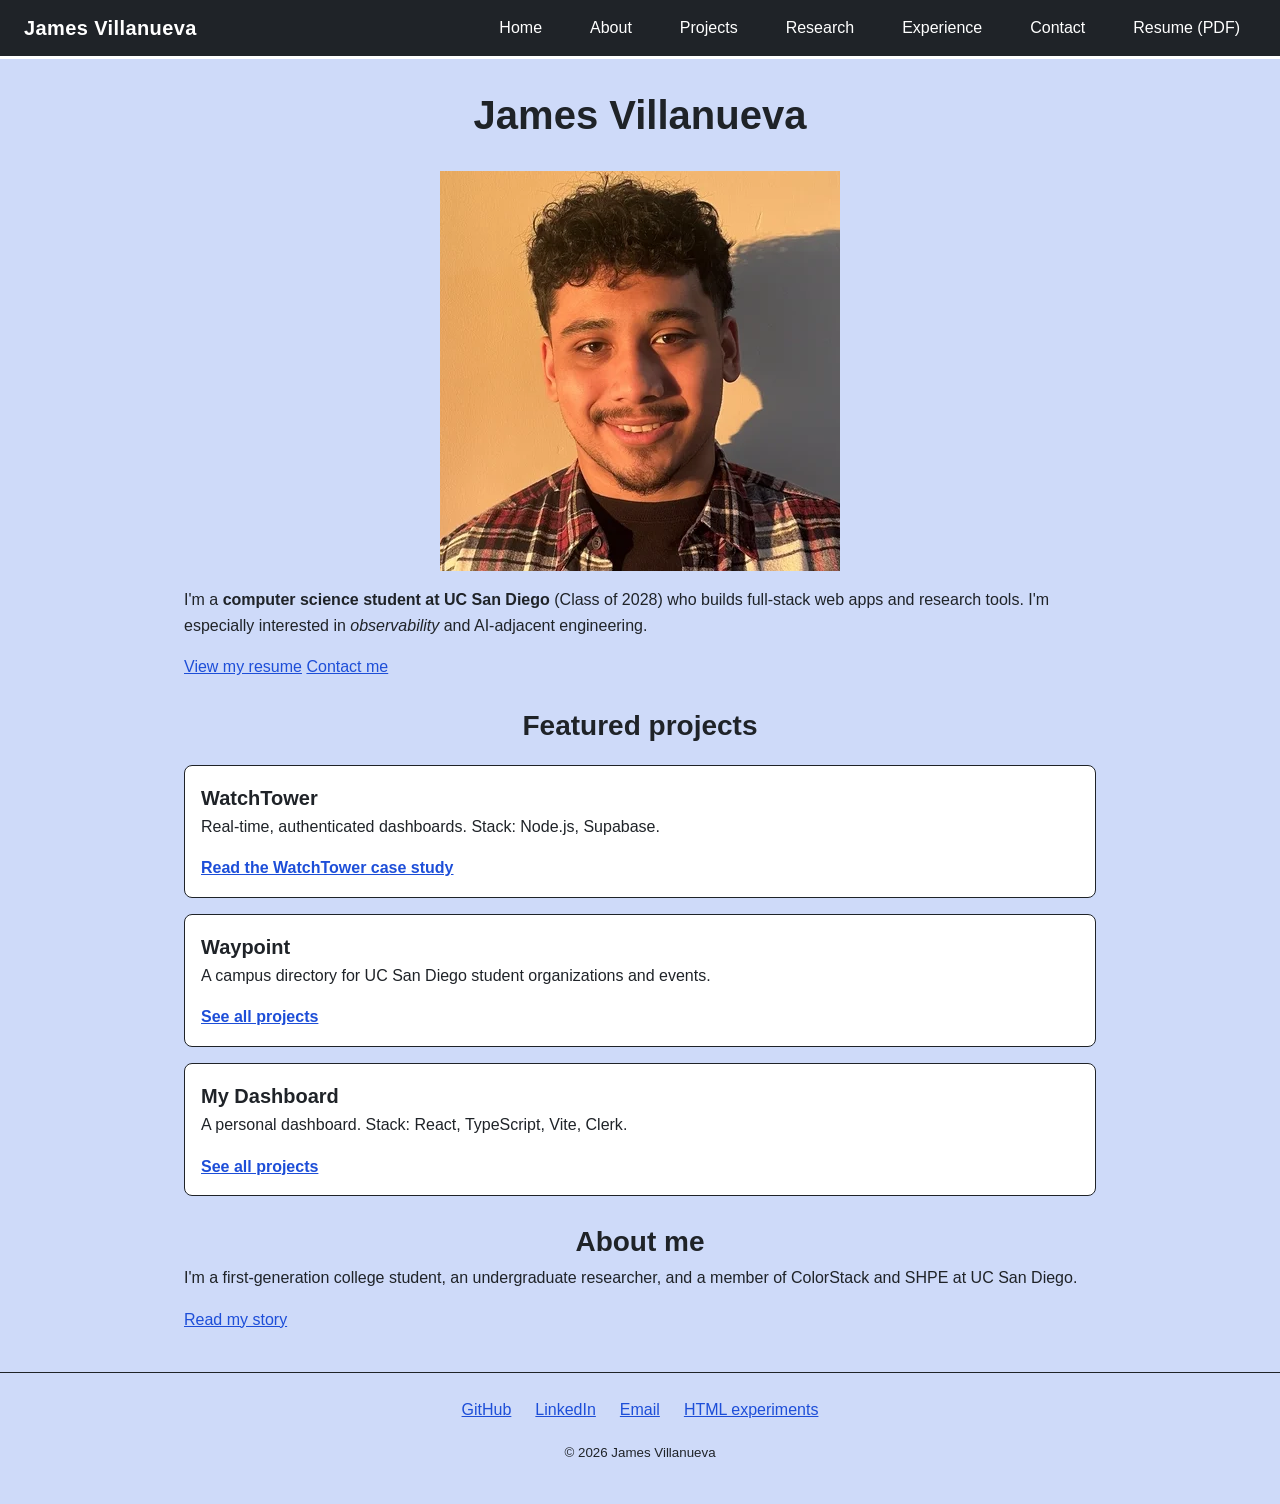
<file: index.html>
<!DOCTYPE html>
<html lang="en">
<head>
  <meta charset="utf-8">
  <meta name="viewport" content="width=device-width, initial-scale=1">
  <meta name="description" content="Portfolio of James Villanueva, computer science student at UC San Diego building full-stack web apps.">
  <meta name="author" content="James Villanueva">
  <title>James Villanueva | Software Engineer</title>
  <link rel="stylesheet" href="styles.css">
  <link rel="icon" href="images/headshot.jpg" type="image/jpeg">
  <script>
    // Custom element #2: logs "Hello World!" to the console when placed on a page.
    // It does not change the DOM.
    class HelloWorld extends HTMLElement {
      connectedCallback() {
        console.log("Hello World!");
      }
    }

    customElements.define("hello-world", HelloWorld);
  </script>
</head>
<body class="block-cards">
  <header>
    <p><a href="index.html">James Villanueva</a></p>
    <nav aria-label="Main">
      <ul>
        <li><a href="index.html" aria-current="page">Home</a></li>
        <li><a href="about.html">About</a></li>
        <li><a href="projects.html">Projects</a></li>
        <li><a href="research.html">Research</a></li>
        <li><a href="experience.html">Experience</a></li>
        <li><a href="contact.html">Contact</a></li>
        <li><a href="resume.pdf">Resume (PDF)</a></li>
      </ul>
    </nav>
  </header>

  <main>
    <section aria-labelledby="intro-heading">
      <h1 id="intro-heading">James Villanueva</h1>
      <picture>
        <source srcset="images/headshot.webp" type="image/webp">
        <img src="images/headshot.jpg" alt="Headshot of James Villanueva">
      </picture>
      <p>I'm a <strong>computer science student at UC San Diego</strong> (Class of 2028) who builds full-stack web apps and research tools. I'm especially interested in <em>observability</em> and AI-adjacent engineering.</p>
      <div>
        <a href="resume.pdf">View my resume</a>
        <a href="contact.html">Contact me</a>
      </div>
    </section>

    <section aria-labelledby="featured-heading">
      <h2 id="featured-heading">Featured projects</h2>
      <project-card>
        <h3>WatchTower</h3>
        <p>Real-time, authenticated dashboards. Stack: <span translate="no">Node.js</span>, <span translate="no">Supabase</span>.</p>
        <a href="projects/watchtower.html">Read the WatchTower case study</a>
      </project-card>
      <project-card>
        <h3>Waypoint</h3>
        <p>A campus directory for UC San Diego student organizations and events.</p>
        <a href="projects.html">See all projects</a>
      </project-card>
      <project-card>
        <h3>My Dashboard</h3>
        <p>A personal dashboard. Stack: <span translate="no">React</span>, <span translate="no">TypeScript</span>, <span translate="no">Vite</span>, <span translate="no">Clerk</span>.</p>
        <a href="projects.html">See all projects</a>
      </project-card>
    </section>

    <section aria-labelledby="about-teaser-heading">
      <h2 id="about-teaser-heading">About me</h2>
      <p>I'm a first-generation college student, an undergraduate researcher, and a member of ColorStack and SHPE at UC San Diego.</p>
      <p><a href="about.html">Read my story</a></p>
    </section>

    <hello-world></hello-world>
    <noscript>
      <p>JavaScript is turned off, so the &lt;hello-world&gt; element on this page can't log its message to the console. Everything else on the site works without it.</p>
    </noscript>
  </main>

  <footer>
    <ul>
      <li><a href="https://github.com/JamesVillanueva-Dev">GitHub</a></li>
      <li><a href="https://www.linkedin.com/in/jamesuvillanueva">LinkedIn</a></li>
      <li><a href="mailto:j8villanueva@ucsd.edu">Email</a></li>
      <li><a href="experiments.html">HTML experiments</a></li>
    </ul>
    <p><small>&copy; 2026 James Villanueva</small></p>
  </footer>
</body>
</html>
</file>
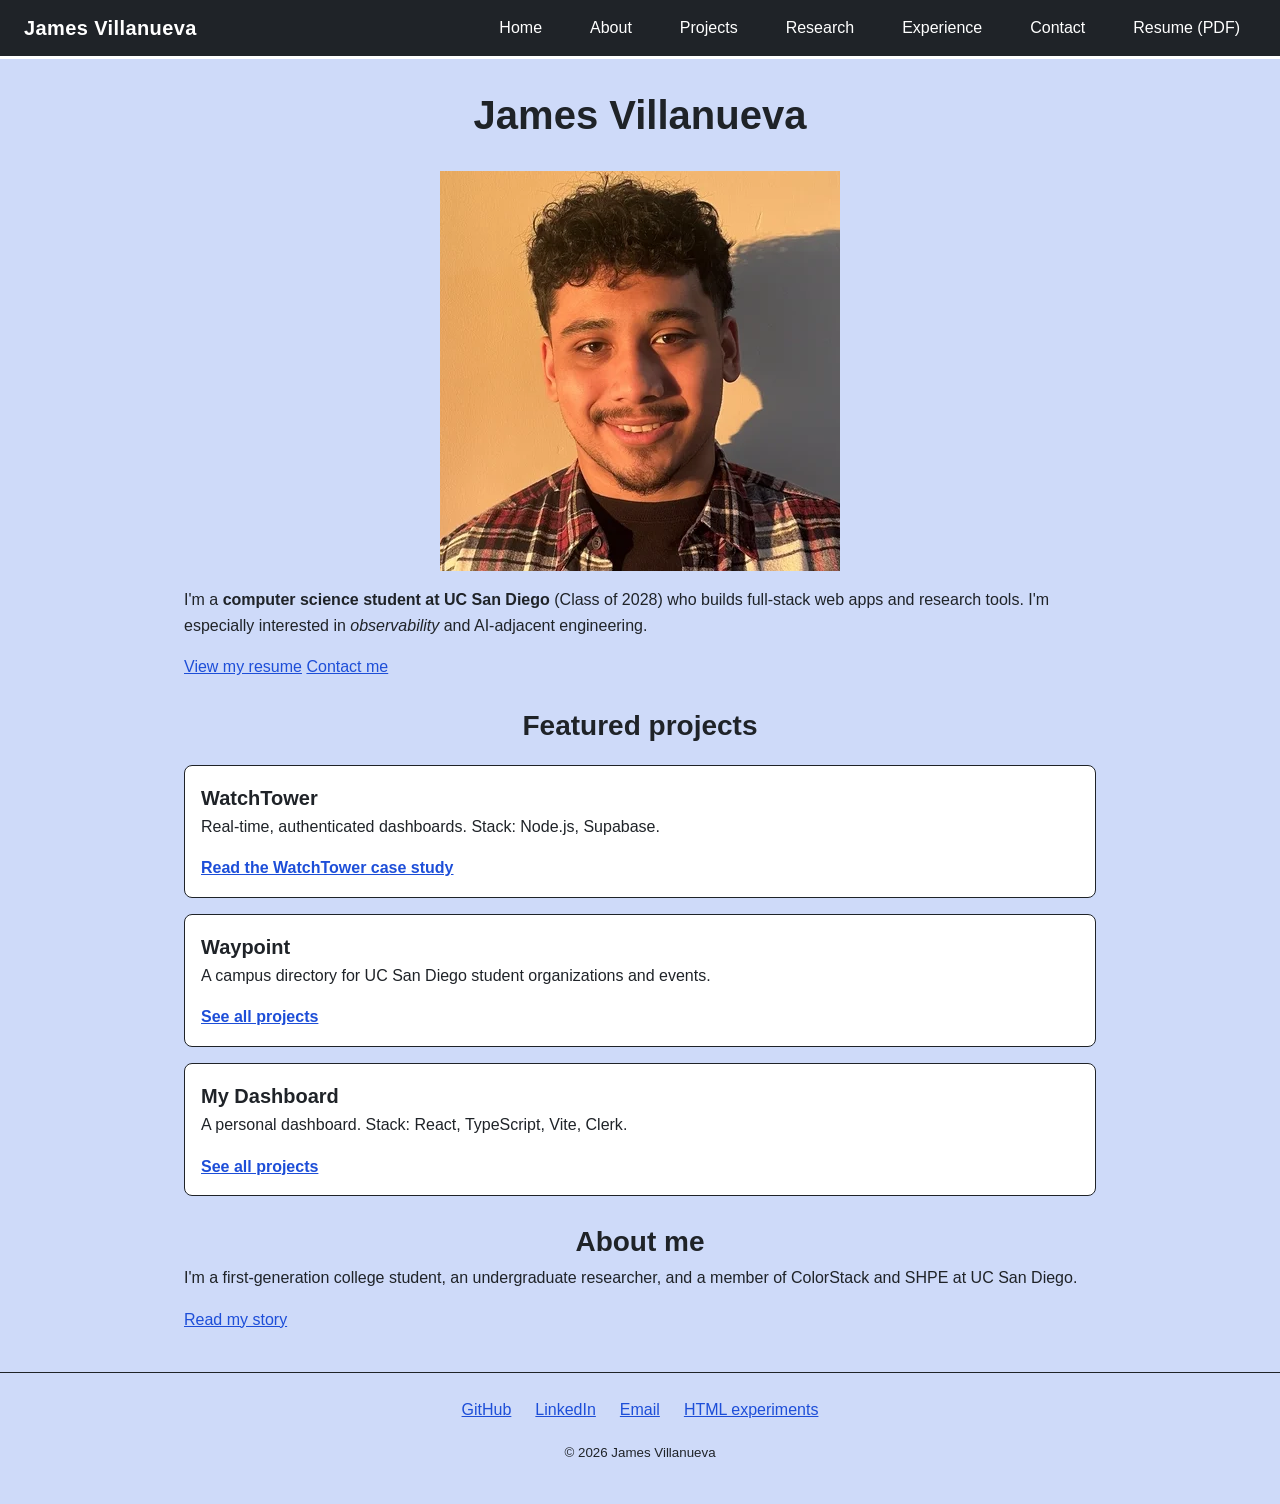
<file: part2/index.html>
<!DOCTYPE html>
<html lang="en">
<head>
  <meta charset="utf-8">
  <meta name="viewport" content="width=device-width, initial-scale=1">
  <meta name="description" content="Portfolio of James Villanueva, computer science student at UC San Diego building full-stack web apps.">
  <meta name="author" content="James Villanueva">
  <title>James Villanueva | Software Engineer</title>
  <link rel="stylesheet" href="styles.css">
  <link rel="icon" href="images/headshot.jpg" type="image/jpeg">
  <style>
    /* Custom element #1: a semantic container for one project summary */
    project-card {
      display: block;
      border: 1px solid;
      padding: 1rem;
      margin-block: 1rem;
    }
  </style>
  <script>
    // Custom element #2: logs "Hello World!" to the console when placed on a page.
    // It does not change the DOM.
    class HelloWorld extends HTMLElement {
      connectedCallback() {
        console.log("Hello World!");
      }
    }

    customElements.define("hello-world", HelloWorld);
  </script>
</head>
<body>
  <header>
    <p><a href="index.html">James Villanueva</a></p>
    <nav aria-label="Main">
      <ul>
        <li><a href="index.html" aria-current="page">Home</a></li>
        <li><a href="about.html">About</a></li>
        <li><a href="projects.html">Projects</a></li>
        <li><a href="research.html">Research</a></li>
        <li><a href="experience.html">Experience</a></li>
        <li><a href="contact.html">Contact</a></li>
        <li><a href="resume.pdf">Resume (PDF)</a></li>
      </ul>
    </nav>
  </header>

  <main>
    <section aria-labelledby="intro-heading">
      <h1 id="intro-heading">James Villanueva</h1>
      <picture>
        <source srcset="images/headshot.webp" type="image/webp">
        <img src="images/headshot.jpg" alt="Headshot of James Villanueva">
      </picture>
      <p>I'm a <strong>computer science student at UC San Diego</strong> (Class of 2028) who builds full-stack web apps and research tools. I'm especially interested in <em>observability</em> and AI-adjacent engineering.</p>
      <div>
        <a href="resume.pdf">View my resume</a>
        <a href="contact.html">Contact me</a>
      </div>
    </section>

    <section aria-labelledby="featured-heading">
      <h2 id="featured-heading">Featured projects</h2>
      <project-card>
        <h3>WatchTower</h3>
        <p>Real-time, authenticated dashboards. Stack: <span translate="no">Node.js</span>, <span translate="no">Supabase</span>.</p>
        <a href="projects/watchtower.html">Read the WatchTower case study</a>
      </project-card>
      <project-card>
        <h3>Waypoint</h3>
        <p>A campus directory for UC San Diego student organizations and events.</p>
        <a href="projects.html">See all projects</a>
      </project-card>
      <project-card>
        <h3>My Dashboard</h3>
        <p>A personal dashboard. Stack: <span translate="no">React</span>, <span translate="no">TypeScript</span>, <span translate="no">Vite</span>, <span translate="no">Clerk</span>.</p>
        <a href="projects.html">See all projects</a>
      </project-card>
    </section>

    <section aria-labelledby="about-teaser-heading">
      <h2 id="about-teaser-heading">About me</h2>
      <p>I'm a first-generation college student, an undergraduate researcher, and a member of ColorStack and SHPE at UC San Diego.</p>
      <p><a href="about.html">Read my story</a></p>
    </section>

    <hello-world></hello-world>
    <noscript>
      <p>JavaScript is turned off, so the &lt;hello-world&gt; element on this page can't log its message to the console. Everything else on the site works without it.</p>
    </noscript>
  </main>

  <footer>
    <ul>
      <li><a href="https://github.com/JamesVillanueva-Dev">GitHub</a></li>
      <li><a href="https://www.linkedin.com/in/jamesuvillanueva">LinkedIn</a></li>
      <li><a href="mailto:j8villanueva@ucsd.edu">Email</a></li>
      <li><a href="experiments.html">HTML experiments</a></li>
    </ul>
    <p><small>&copy; 2026 James Villanueva</small></p>
  </footer>
</body>
</html>
</file>
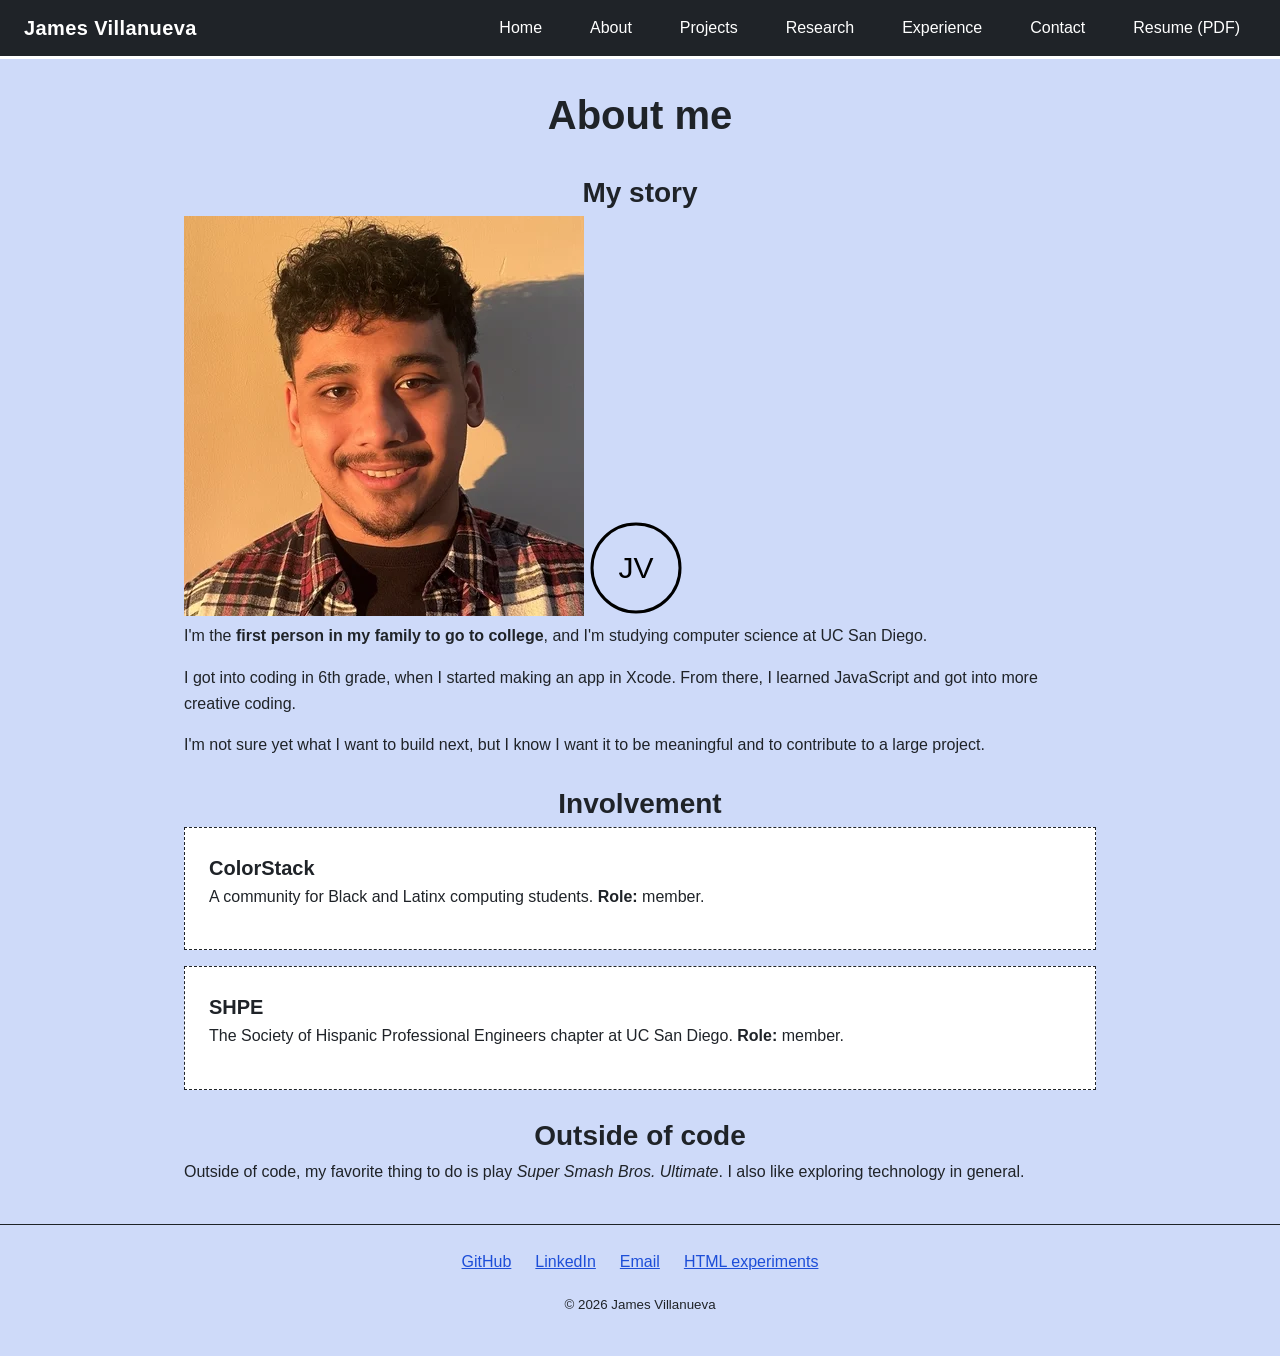
<file: about.html>
<!DOCTYPE html>
<html lang="en">
<head>
  <meta charset="utf-8">
  <meta name="viewport" content="width=device-width, initial-scale=1">
  <meta name="description" content="James Villanueva's story: a first-generation CS student at UC San Diego.">
  <meta name="author" content="James Villanueva">
  <title>About | James Villanueva</title>
  <link rel="stylesheet" href="styles.css">
  <link rel="icon" href="images/headshot.jpg" type="image/jpeg">
</head>
<body class="about-page">
  <header>
    <p><a href="index.html">James Villanueva</a></p>
    <nav aria-label="Main">
      <ul>
        <li><a href="index.html">Home</a></li>
        <li><a href="about.html" aria-current="page">About</a></li>
        <li><a href="projects.html">Projects</a></li>
        <li><a href="research.html">Research</a></li>
        <li><a href="experience.html">Experience</a></li>
        <li><a href="contact.html">Contact</a></li>
        <li><a href="resume.pdf">Resume (PDF)</a></li>
      </ul>
    </nav>
  </header>

  <main>
    <h1>About me</h1>

    <section aria-labelledby="story-heading">
      <h2 id="story-heading">My story</h2>
      <picture>
        <source srcset="images/headshot.webp" type="image/webp">
        <img src="images/headshot.jpg" alt="Headshot of James Villanueva" width="400" height="400">
      </picture>
      <svg width="96" height="96" viewBox="0 0 96 96" role="img" aria-label="JV monogram">
        <circle cx="48" cy="48" r="44" fill="none" stroke="black" stroke-width="3"/>
        <text x="48" y="58" text-anchor="middle" font-size="30" font-family="sans-serif" fill="black">JV</text>
      </svg>
      <p>I'm the <strong>first person in my family to go to college</strong>, and I'm studying computer science at UC San Diego.</p>
      <p>I got into coding in 6th grade, when I started making an app in Xcode. From there, I learned JavaScript and got into more creative coding.</p>
      <p>I'm not sure yet what I want to build next, but I know I want it to be meaningful and to contribute to a large project.</p>
    </section>

    <section aria-labelledby="involvement-heading">
      <h2 id="involvement-heading">Involvement</h2>
      <article>
        <h3>ColorStack</h3>
        <p>A community for Black and Latinx computing students. <b>Role:</b> member.</p>
      </article>
      <article>
        <h3>SHPE</h3>
        <p>The Society of Hispanic Professional Engineers chapter at UC San Diego. <b>Role:</b> member.</p>
      </article>
    </section>

    <section aria-labelledby="outside-heading">
      <h2 id="outside-heading">Outside of code</h2>
      <p>Outside of code, my favorite thing to do is play <i>Super Smash Bros. Ultimate</i>. I also like exploring technology in general.</p>
    </section>
  </main>

  <footer>
    <ul>
      <li><a href="https://github.com/JamesVillanueva-Dev">GitHub</a></li>
      <li><a href="https://www.linkedin.com/in/jamesuvillanueva">LinkedIn</a></li>
      <li><a href="mailto:j8villanueva@ucsd.edu">Email</a></li>
      <li><a href="experiments.html">HTML experiments</a></li>
    </ul>
    <p><small>&copy; 2026 James Villanueva</small></p>
  </footer>
</body>
</html>
</file>
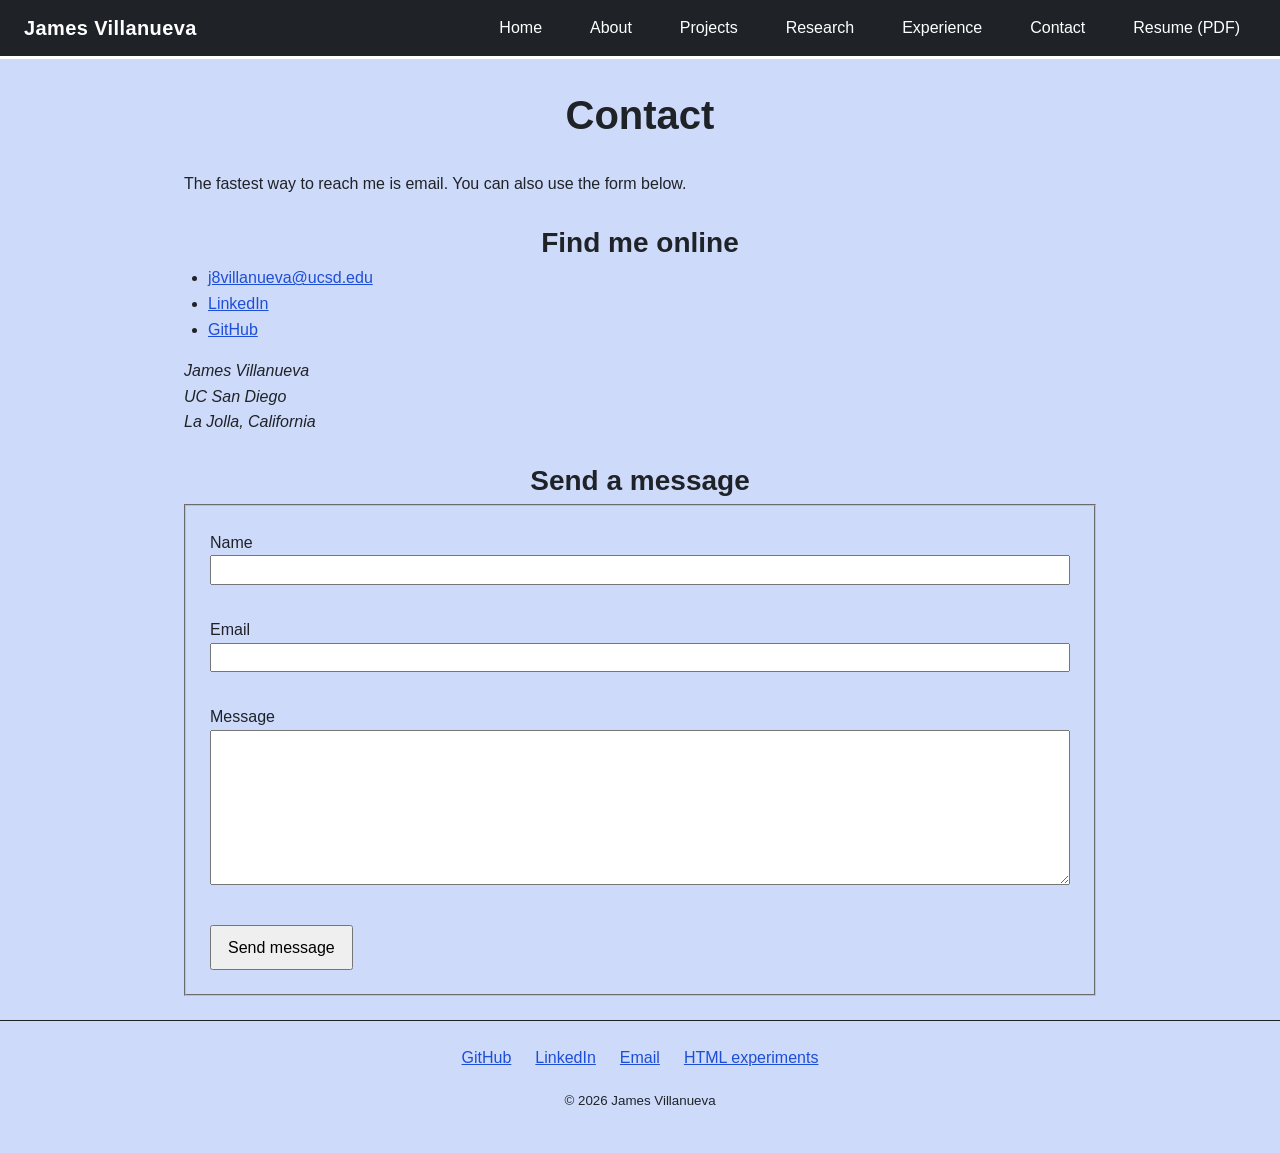
<file: contact.html>
<!DOCTYPE html>
<html lang="en">
<head>
  <meta charset="utf-8">
  <meta name="viewport" content="width=device-width, initial-scale=1">
  <meta name="description" content="Get in touch with James Villanueva.">
  <meta name="author" content="James Villanueva">
  <title>Contact | James Villanueva</title>
  <link rel="stylesheet" href="styles.css">
  <link rel="icon" href="images/headshot.jpg" type="image/jpeg">
</head>
<body>
  <header>
    <p><a href="index.html">James Villanueva</a></p>
    <nav aria-label="Main">
      <ul>
        <li><a href="index.html">Home</a></li>
        <li><a href="about.html">About</a></li>
        <li><a href="projects.html">Projects</a></li>
        <li><a href="research.html">Research</a></li>
        <li><a href="experience.html">Experience</a></li>
        <li><a href="contact.html" aria-current="page">Contact</a></li>
        <li><a href="resume.pdf">Resume (PDF)</a></li>
      </ul>
    </nav>
  </header>

  <main>
    <h1>Contact</h1>
    <p>The fastest way to reach me is email. You can also use the form below.</p>

    <section aria-labelledby="links-heading">
      <h2 id="links-heading">Find me online</h2>
      <ul>
        <li><a href="mailto:j8villanueva@ucsd.edu">j8villanueva@ucsd.edu</a></li>
        <li><a href="https://www.linkedin.com/in/jamesuvillanueva">LinkedIn</a></li>
        <li><a href="https://github.com/JamesVillanueva-Dev">GitHub</a></li>
      </ul>
      <address>
        James Villanueva<br>
        UC San Diego<br>
        La Jolla, California
      </address>
    </section>

    <section aria-labelledby="form-heading">
      <h2 id="form-heading">Send a message</h2>
      <form name="contact" method="post" action="contact.html" data-netlify="true">
        <fieldset>
          <p>
            <label for="name">Name</label>
            <input type="text" id="name" name="name" autocomplete="name" required>
          </p>
          <p>
            <label for="email">Email</label>
            <input type="email" id="email" name="email" autocomplete="email" required>
          </p>
          <p>
            <label for="message">Message</label>
            <textarea id="message" name="message" rows="6" cols="40" required></textarea>
          </p>
          <button type="submit">Send message</button>
        </fieldset>
      </form>

      <dialog id="sent-dialog" aria-labelledby="sent-heading">
        <h3 id="sent-heading">Message sent</h3>
        <p>Thanks for reaching out! I'll reply within a few days.</p>
        <form method="dialog">
          <button>Close</button>
        </form>
      </dialog>
    </section>
  </main>

  <footer>
    <ul>
      <li><a href="https://github.com/JamesVillanueva-Dev">GitHub</a></li>
      <li><a href="https://www.linkedin.com/in/jamesuvillanueva">LinkedIn</a></li>
      <li><a href="mailto:j8villanueva@ucsd.edu">Email</a></li>
      <li><a href="experiments.html">HTML experiments</a></li>
    </ul>
    <p><small>&copy; 2026 James Villanueva</small></p>
  </footer>
</body>
</html>
</file>
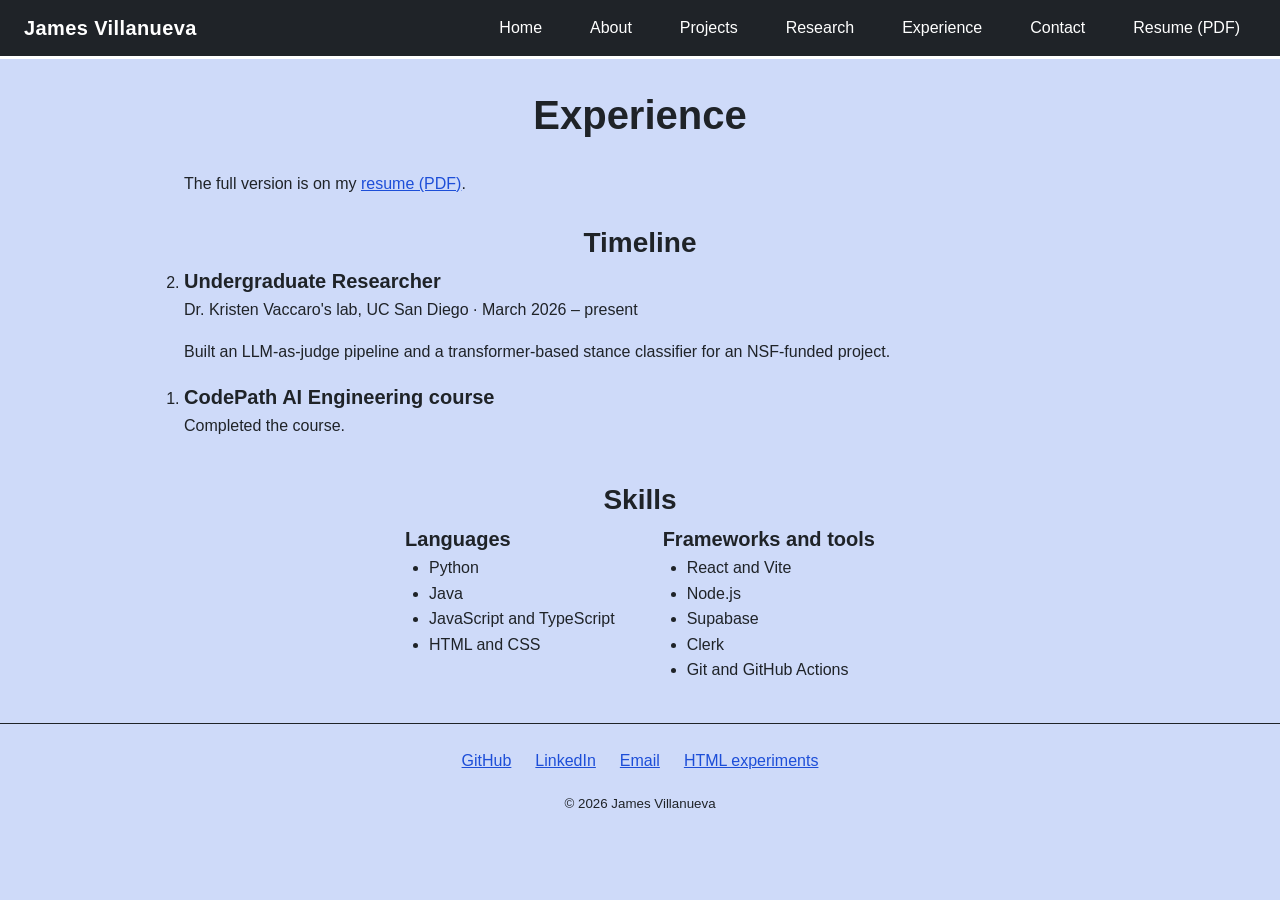
<file: experience.html>
<!DOCTYPE html>
<html lang="en">
<head>
  <meta charset="utf-8">
  <meta name="viewport" content="width=device-width, initial-scale=1">
  <meta name="description" content="Experience and skills of James Villanueva.">
  <meta name="author" content="James Villanueva">
  <title>Experience | James Villanueva</title>
  <link rel="stylesheet" href="styles.css">
  <link rel="icon" href="images/headshot.jpg" type="image/jpeg">
</head>
<body>
  <header>
    <p><a href="index.html">James Villanueva</a></p>
    <nav aria-label="Main">
      <ul>
        <li><a href="index.html">Home</a></li>
        <li><a href="about.html">About</a></li>
        <li><a href="projects.html">Projects</a></li>
        <li><a href="research.html">Research</a></li>
        <li><a href="experience.html" aria-current="page">Experience</a></li>
        <li><a href="contact.html">Contact</a></li>
        <li><a href="resume.pdf">Resume (PDF)</a></li>
      </ul>
    </nav>
  </header>

  <main>
    <h1>Experience</h1>
    <p>The full version is on my <a href="resume.pdf">resume (PDF)</a>.</p>

    <section aria-labelledby="timeline-heading">
      <h2 id="timeline-heading">Timeline</h2>
      <ol reversed>
        <li>
          <h3>Undergraduate Researcher</h3>
          <p>Dr. Kristen Vaccaro's lab, UC San Diego &middot; March 2026 &ndash; present</p>
          <p>Built an LLM-as-judge pipeline and a transformer-based stance classifier for an NSF-funded project.</p>
        </li>
        <li>
          <h3>CodePath AI Engineering course</h3>
          <p>Completed the course.</p>
        </li>
      </ol>
    </section>

    <section aria-labelledby="skills-heading">
      <h2 id="skills-heading">Skills</h2>
      <section aria-labelledby="languages-heading">
        <h3 id="languages-heading">Languages</h3>
        <ul>
          <li>Python</li>
          <li>Java</li>
          <li>JavaScript and TypeScript</li>
          <li>HTML and CSS</li>
        </ul>
      </section>
      <section aria-labelledby="tools-heading">
        <h3 id="tools-heading">Frameworks and tools</h3>
        <ul>
          <li>React and Vite</li>
          <li>Node.js</li>
          <li>Supabase</li>
          <li>Clerk</li>
          <li>Git and GitHub Actions</li>
        </ul>
      </section>
    </section>
  </main>

  <footer>
    <ul>
      <li><a href="https://github.com/JamesVillanueva-Dev">GitHub</a></li>
      <li><a href="https://www.linkedin.com/in/jamesuvillanueva">LinkedIn</a></li>
      <li><a href="mailto:j8villanueva@ucsd.edu">Email</a></li>
      <li><a href="experiments.html">HTML experiments</a></li>
    </ul>
    <p><small>&copy; 2026 James Villanueva</small></p>
  </footer>
</body>
</html>
</file>
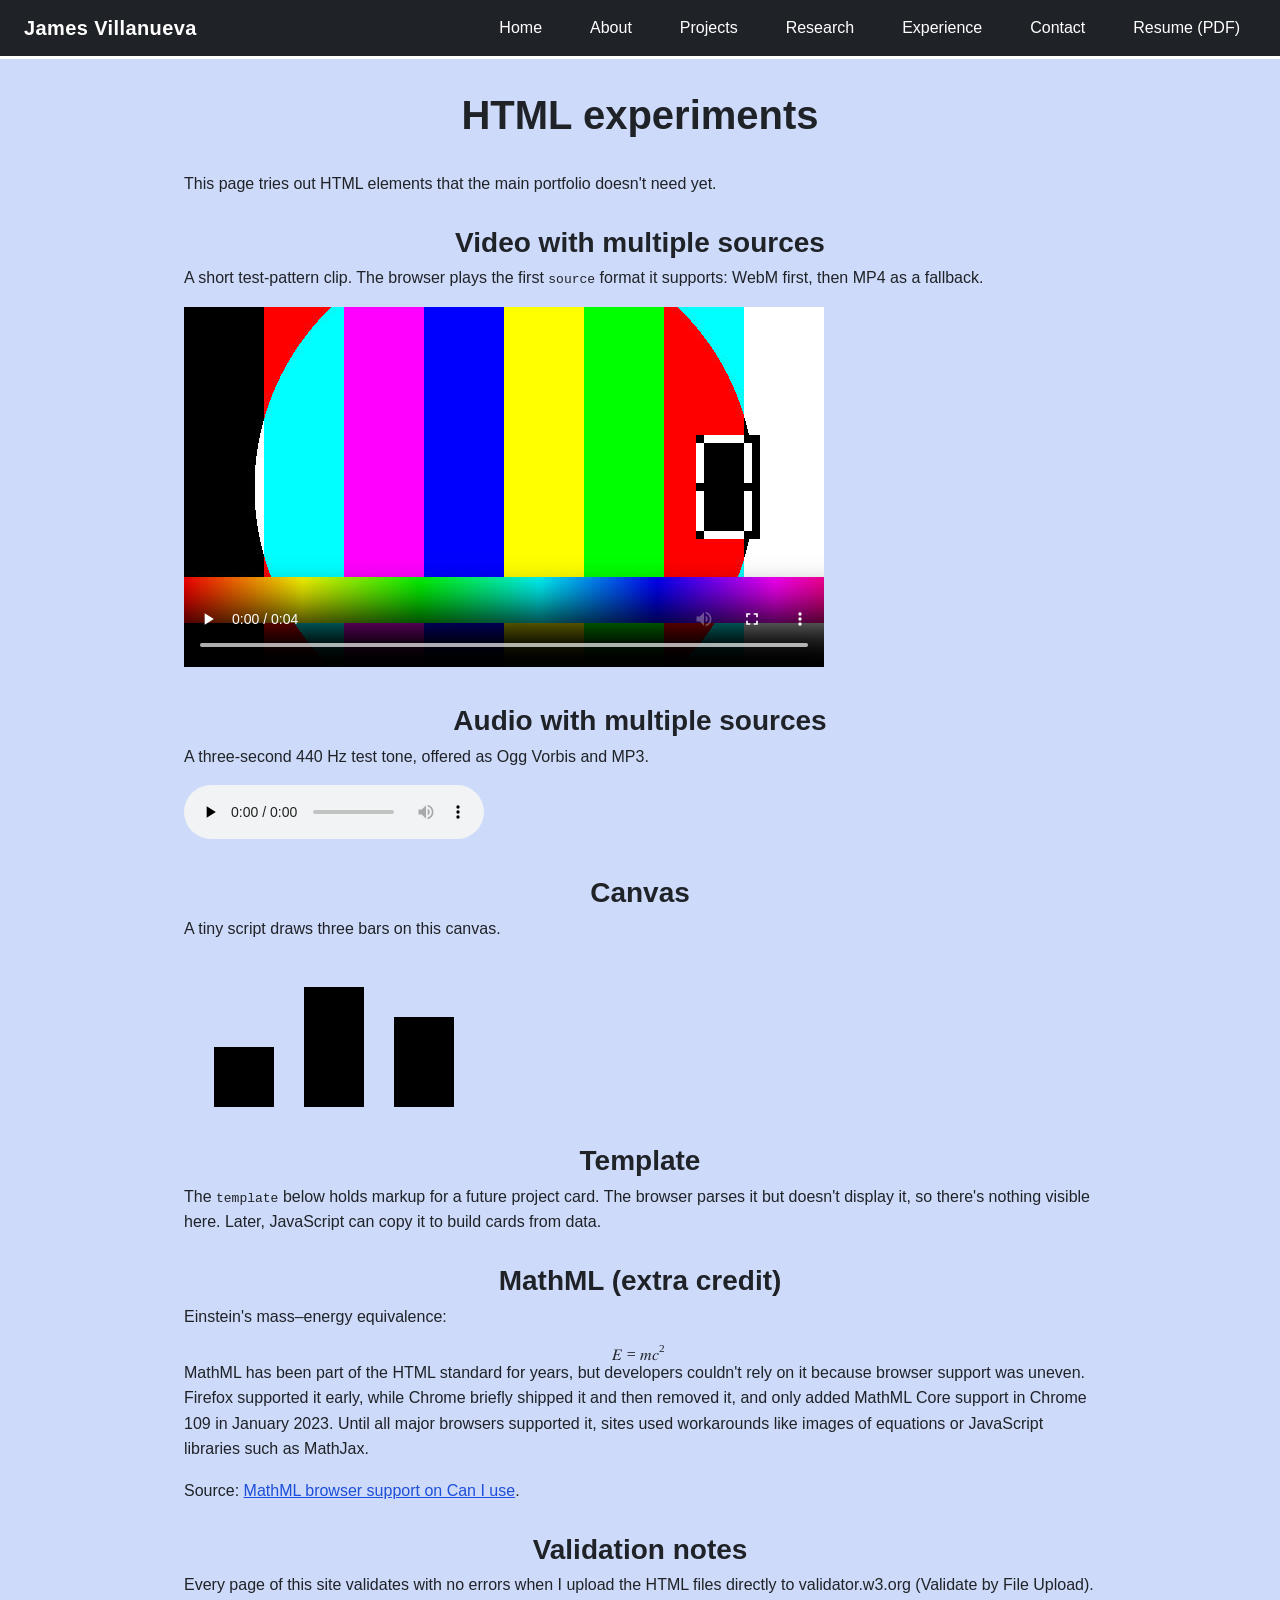
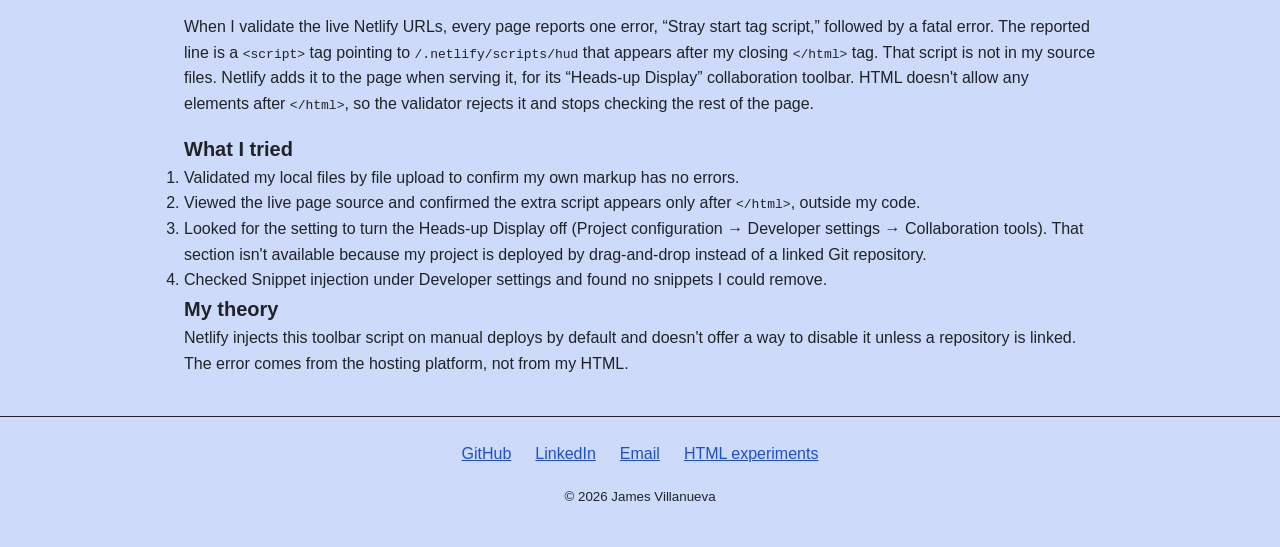
<file: experiments.html>
<!DOCTYPE html>
<html lang="en">
<head>
  <meta charset="utf-8">
  <meta name="viewport" content="width=device-width, initial-scale=1">
  <meta name="description" content="Experiments with the template, audio, video, canvas and source elements, plus MathML.">
  <meta name="author" content="James Villanueva">
  <title>HTML Experiments | James Villanueva</title>
  <link rel="stylesheet" href="styles.css">
  <link rel="icon" href="images/headshot.jpg" type="image/jpeg">
</head>
<body>
  <header>
    <p><a href="index.html">James Villanueva</a></p>
    <nav aria-label="Main">
      <ul>
        <li><a href="index.html">Home</a></li>
        <li><a href="about.html">About</a></li>
        <li><a href="projects.html">Projects</a></li>
        <li><a href="research.html">Research</a></li>
        <li><a href="experience.html">Experience</a></li>
        <li><a href="contact.html">Contact</a></li>
        <li><a href="resume.pdf">Resume (PDF)</a></li>
      </ul>
    </nav>
  </header>

  <main>
    <h1>HTML experiments</h1>
    <p>This page tries out HTML elements that the main portfolio doesn't need yet.</p>

    <section aria-labelledby="video-heading">
      <h2 id="video-heading">Video with multiple sources</h2>
      <p>A short test-pattern clip. The browser plays the first <code>source</code> format it supports: WebM first, then MP4 as a fallback.</p>
      <video controls width="640" height="360" poster="media/poster.jpg" preload="metadata">
        <source src="media/demo.webm" type="video/webm">
        <source src="media/demo.mp4" type="video/mp4">
        <p>Your browser can't play this video. <a href="media/demo.mp4">Download the MP4</a>.</p>
      </video>
    </section>

    <section aria-labelledby="audio-heading">
      <h2 id="audio-heading">Audio with multiple sources</h2>
      <p>A three-second 440&nbsp;Hz test tone, offered as Ogg Vorbis and MP3.</p>
      <audio controls preload="none">
        <source src="media/tone.ogg" type="audio/ogg">
        <source src="media/tone.mp3" type="audio/mpeg">
        <p>Your browser can't play this audio. <a href="media/tone.mp3">Download the MP3</a>.</p>
      </audio>
    </section>

    <section aria-labelledby="canvas-heading">
      <h2 id="canvas-heading">Canvas</h2>
      <p>A tiny script draws three bars on this canvas.</p>
      <canvas id="bar-canvas" width="300" height="150">Three bars of different heights drawn with JavaScript.</canvas>
      <script>
        const canvas = document.getElementById("bar-canvas");
        const ctx = canvas.getContext("2d");
        const heights = [60, 120, 90];
        heights.forEach((h, i) => ctx.fillRect(30 + i * 90, 150 - h, 60, h));
      </script>
    </section>

    <section aria-labelledby="template-heading">
      <h2 id="template-heading">Template</h2>
      <p>The <code>template</code> below holds markup for a future project card. The browser parses it but doesn't display it, so there's nothing visible here. Later, JavaScript can copy it to build cards from data.</p>
      <template id="project-card-template">
        <project-card>
          <h3>Project title</h3>
          <p>One-line project summary.</p>
          <a href="projects.html">Read the case study</a>
        </project-card>
      </template>
    </section>

    <section aria-labelledby="mathml-heading">
      <h2 id="mathml-heading">MathML (extra credit)</h2>
      <p>Einstein's mass&ndash;energy equivalence:</p>
      <math display="block">
        <mi>E</mi>
        <mo>=</mo>
        <mi>m</mi>
        <msup>
          <mi>c</mi>
          <mn>2</mn>
        </msup>
      </math>
      <p>MathML has been part of the HTML standard for years, but developers couldn't rely on it because browser support was uneven. Firefox supported it early, while Chrome briefly shipped it and then removed it, and only added MathML Core support in Chrome 109 in January 2023. Until all major browsers supported it, sites used workarounds like images of equations or JavaScript libraries such as MathJax.</p>
      <p>Source: <a href="https://caniuse.com/mathml">MathML browser support on Can I use</a>.</p>
    </section>

    <section aria-labelledby="validation-heading">
      <h2 id="validation-heading">Validation notes</h2>
      <p>Every page of this site validates with no errors when I upload the HTML files directly to validator.w3.org (Validate by File Upload).</p>
      <p>When I validate the live Netlify URLs, every page reports one error, &ldquo;Stray start tag script,&rdquo; followed by a fatal error. The reported line is a <code>&lt;script&gt;</code> tag pointing to <code>/.netlify/scripts/hud</code> that appears after my closing <code>&lt;/html&gt;</code> tag. That script is not in my source files. Netlify adds it to the page when serving it, for its &ldquo;Heads-up Display&rdquo; collaboration toolbar. HTML doesn't allow any elements after <code>&lt;/html&gt;</code>, so the validator rejects it and stops checking the rest of the page.</p>
      <h3>What I tried</h3>
      <ol>
        <li>Validated my local files by file upload to confirm my own markup has no errors.</li>
        <li>Viewed the live page source and confirmed the extra script appears only after <code>&lt;/html&gt;</code>, outside my code.</li>
        <li>Looked for the setting to turn the Heads-up Display off (Project configuration &rarr; Developer settings &rarr; Collaboration tools). That section isn't available because my project is deployed by drag-and-drop instead of a linked Git repository.</li>
        <li>Checked Snippet injection under Developer settings and found no snippets I could remove.</li>
      </ol>
      <h3>My theory</h3>
      <p>Netlify injects this toolbar script on manual deploys by default and doesn't offer a way to disable it unless a repository is linked. The error comes from the hosting platform, not from my HTML.</p>
    </section>
  </main>

  <footer>
    <ul>
      <li><a href="https://github.com/JamesVillanueva-Dev">GitHub</a></li>
      <li><a href="https://www.linkedin.com/in/jamesuvillanueva">LinkedIn</a></li>
      <li><a href="mailto:j8villanueva@ucsd.edu">Email</a></li>
      <li><a href="experiments.html" aria-current="page">HTML experiments</a></li>
    </ul>
    <p><small>&copy; 2026 James Villanueva</small></p>
  </footer>
</body>
</html>
</file>
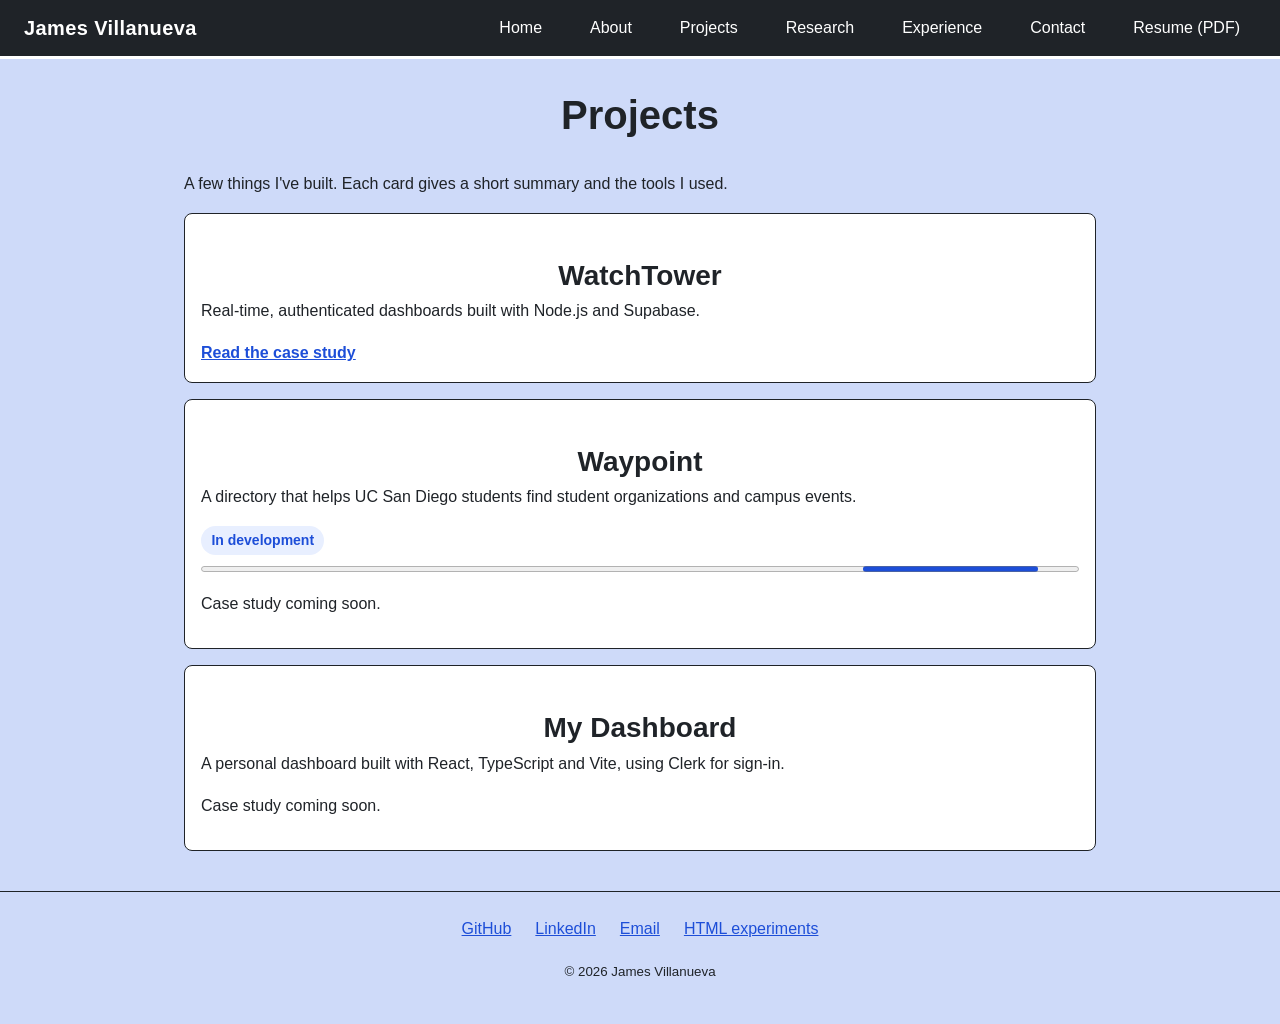
<file: projects.html>
<!DOCTYPE html>
<html lang="en">
<head>
  <meta charset="utf-8">
  <meta name="viewport" content="width=device-width, initial-scale=1">
  <meta name="description" content="Software projects by James Villanueva: full-stack web apps and developer tools.">
  <meta name="author" content="James Villanueva">
  <title>Projects | James Villanueva</title>
  <link rel="stylesheet" href="styles.css">
  <link rel="icon" href="images/headshot.jpg" type="image/jpeg">
</head>
<body class="block-cards">
  <header>
    <p><a href="index.html">James Villanueva</a></p>
    <nav aria-label="Main">
      <ul>
        <li><a href="index.html">Home</a></li>
        <li><a href="about.html">About</a></li>
        <li><a href="projects.html" aria-current="page">Projects</a></li>
        <li><a href="research.html">Research</a></li>
        <li><a href="experience.html">Experience</a></li>
        <li><a href="contact.html">Contact</a></li>
        <li><a href="resume.pdf">Resume (PDF)</a></li>
      </ul>
    </nav>
  </header>

  <main>
    <h1>Projects</h1>
    <p>A few things I've built. Each card gives a short summary and the tools I used.</p>

    <project-card>
      <h2>WatchTower</h2>
      <p>Real-time, authenticated dashboards built with <span translate="no">Node.js</span> and <span translate="no">Supabase</span>.</p>
      <a href="projects/watchtower.html">Read the case study</a>
    </project-card>

    <project-card>
      <h2>Waypoint</h2>
      <p>A directory that helps UC San Diego students find student organizations and campus events.</p>
      <div class="project-progress">
        <label for="waypoint-progress">In development</label>
        <progress id="waypoint-progress" aria-label="Waypoint development progress">In development</progress>
      </div>
      <p>Case study coming soon.</p>
    </project-card>

    <project-card>
      <h2>My Dashboard</h2>
      <p>A personal dashboard built with <span translate="no">React</span>, <span translate="no">TypeScript</span> and <span translate="no">Vite</span>, using <span translate="no">Clerk</span> for sign-in.</p>
      <p>Case study coming soon.</p>
    </project-card>
  </main>

  <footer>
    <ul>
      <li><a href="https://github.com/JamesVillanueva-Dev">GitHub</a></li>
      <li><a href="https://www.linkedin.com/in/jamesuvillanueva">LinkedIn</a></li>
      <li><a href="mailto:j8villanueva@ucsd.edu">Email</a></li>
      <li><a href="experiments.html">HTML experiments</a></li>
    </ul>
    <p><small>&copy; 2026 James Villanueva</small></p>
  </footer>
</body>
</html>
</file>
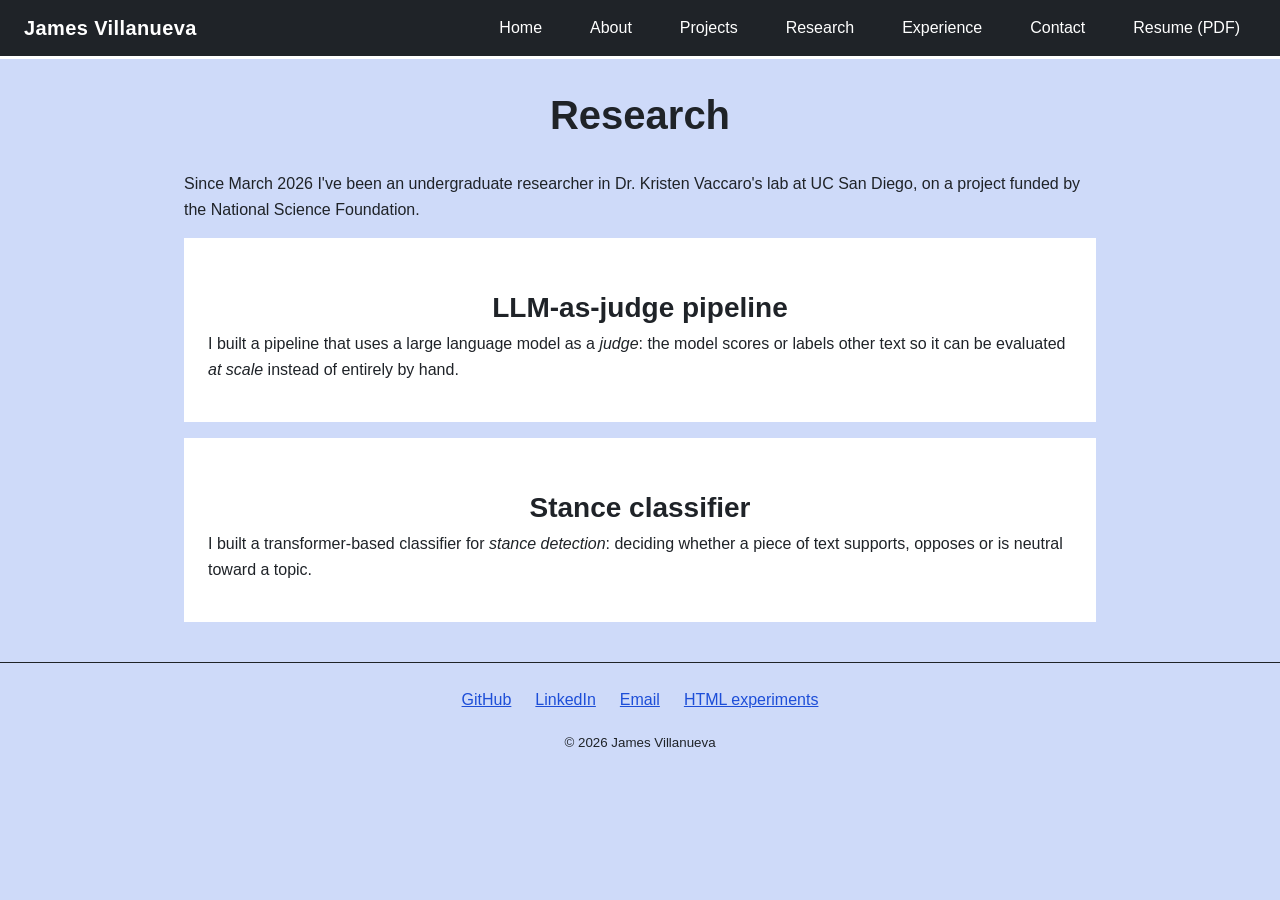
<file: research.html>
<!DOCTYPE html>
<html lang="en">
<head>
  <meta charset="utf-8">
  <meta name="viewport" content="width=device-width, initial-scale=1">
  <meta name="description" content="James Villanueva's undergraduate research at UC San Diego: LLM-as-judge pipelines and stance classification.">
  <meta name="author" content="James Villanueva">
  <title>Research | James Villanueva</title>
  <link rel="stylesheet" href="styles.css">
  <link rel="icon" href="images/headshot.jpg" type="image/jpeg">
</head>
<body>
  <header>
    <p><a href="index.html">James Villanueva</a></p>
    <nav aria-label="Main">
      <ul>
        <li><a href="index.html">Home</a></li>
        <li><a href="about.html">About</a></li>
        <li><a href="projects.html">Projects</a></li>
        <li><a href="research.html" aria-current="page">Research</a></li>
        <li><a href="experience.html">Experience</a></li>
        <li><a href="contact.html">Contact</a></li>
        <li><a href="resume.pdf">Resume (PDF)</a></li>
      </ul>
    </nav>
  </header>

  <main>
    <h1>Research</h1>
    <p>Since March 2026 I've been an undergraduate researcher in Dr. Kristen Vaccaro's lab at UC San Diego, on a project funded by the National Science Foundation.</p>

    <article>
      <h2>LLM-as-judge pipeline</h2>
      <p>I built a pipeline that uses a large language model as a <i>judge</i>: the model scores or labels other text so it can be evaluated <em>at scale</em> instead of entirely by hand.</p>
    </article>

    <article>
      <h2>Stance classifier</h2>
      <p>I built a transformer-based classifier for <i>stance detection</i>: deciding whether a piece of text supports, opposes or is neutral toward a topic.</p>
    </article>
  </main>

  <footer>
    <ul>
      <li><a href="https://github.com/JamesVillanueva-Dev">GitHub</a></li>
      <li><a href="https://www.linkedin.com/in/jamesuvillanueva">LinkedIn</a></li>
      <li><a href="mailto:j8villanueva@ucsd.edu">Email</a></li>
      <li><a href="experiments.html">HTML experiments</a></li>
    </ul>
    <p><small>&copy; 2026 James Villanueva</small></p>
  </footer>
</body>
</html>
</file>
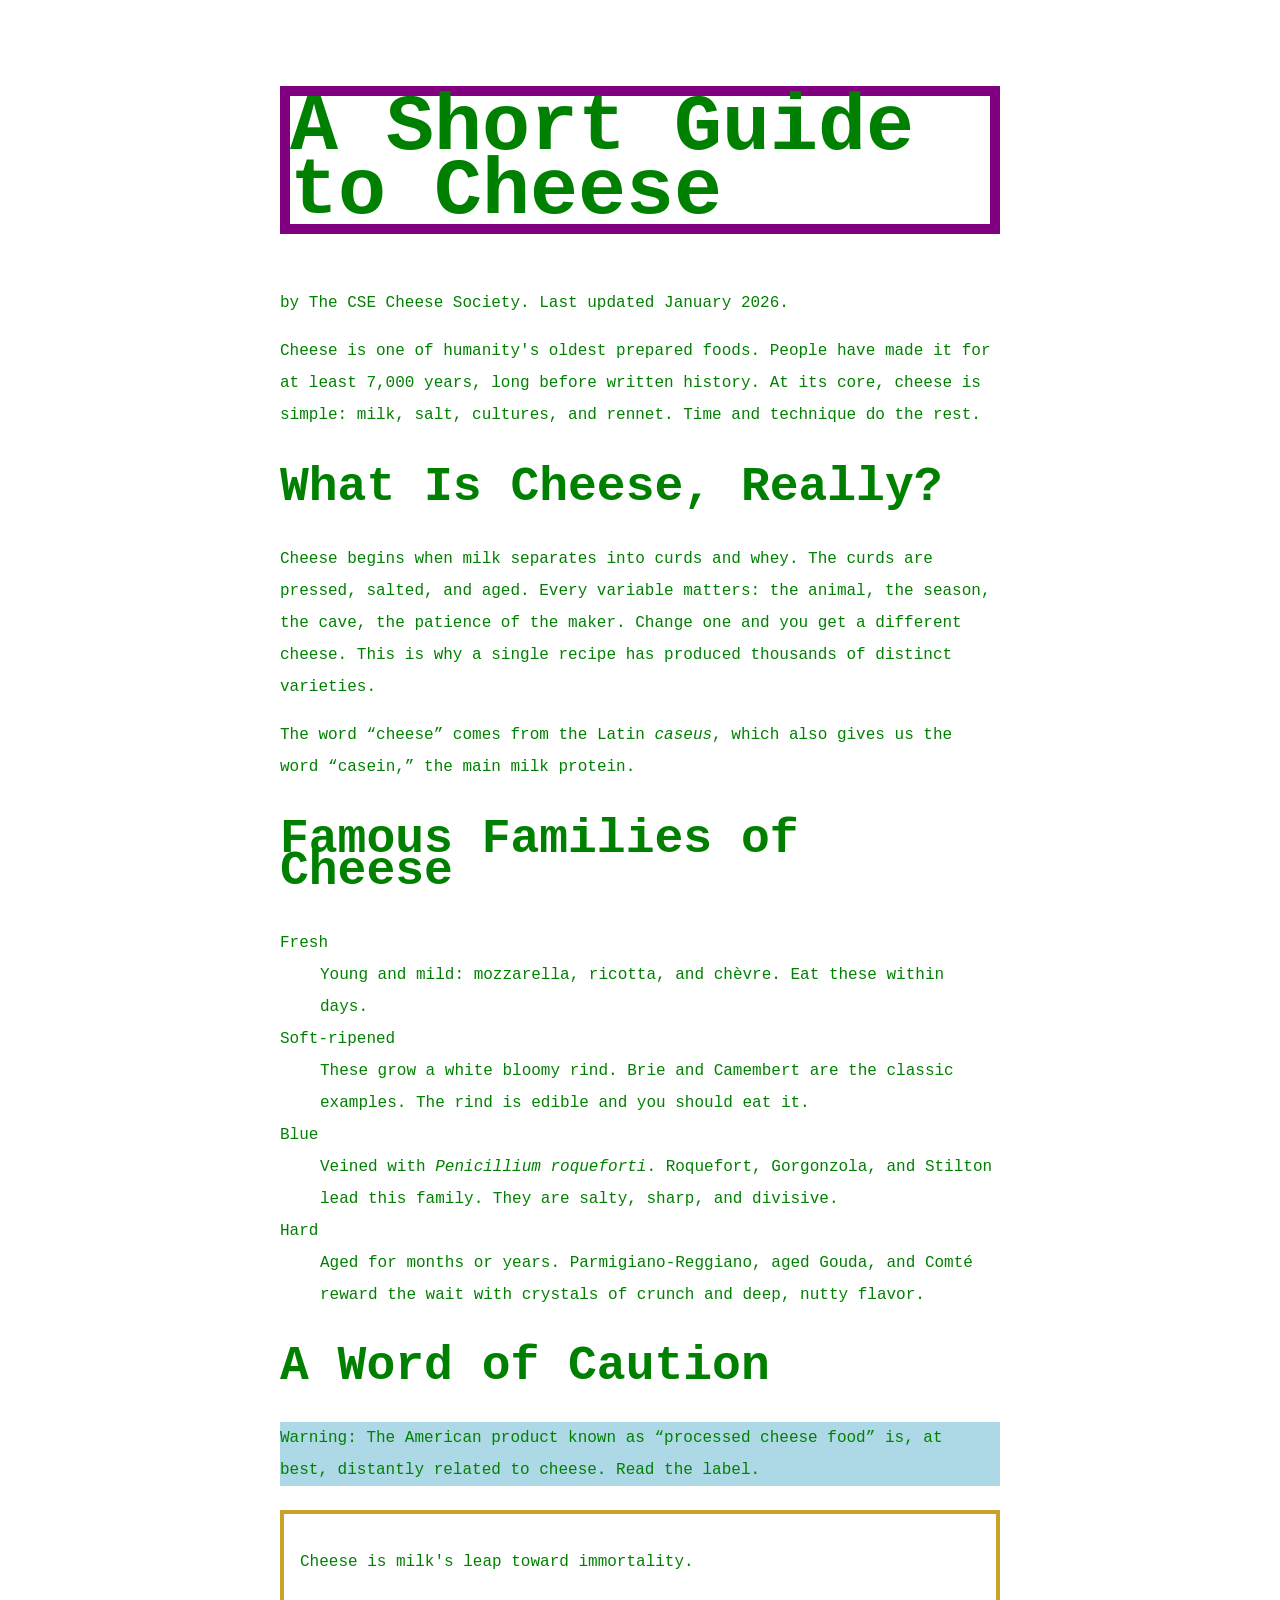
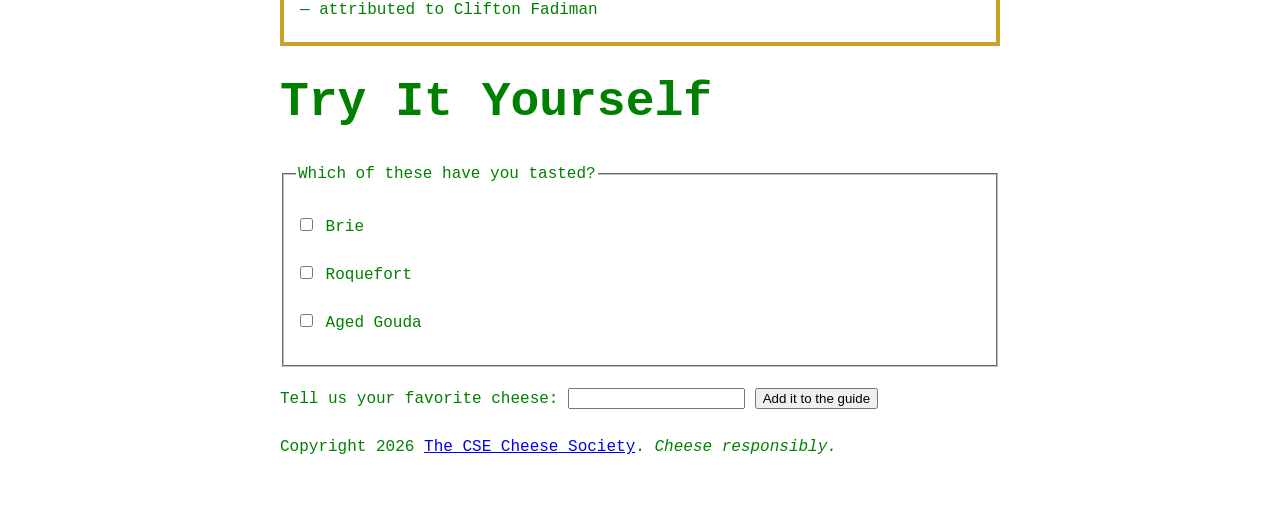
<file: part1/cheese.html>
<!DOCTYPE html>
<html lang="en">
<head>
  <meta charset="UTF-8">
  <meta name="viewport" content="width=device-width, initial-scale=1">
  <link rel="stylesheet" href="cheese.css">
  <title>A Short Guide to Cheese</title>
</head>
<body>
  <header>
    <h1>A Short Guide to Cheese</h1>
    <p>by The CSE Cheese Society. Last updated <time datetime="2026-01">January 2026</time>.</p>
  </header>

  <main>
    <article>
      <p>Cheese is one of humanity's oldest prepared foods. People have made
      it for at least 7,000 years, long before written history. At its core,
      cheese is simple: milk, salt, cultures, and rennet. Time and technique
      do the rest.</p>

      <section>
        <h2>What Is Cheese, Really?</h2>
        <p>Cheese begins when milk separates into curds and whey. The curds
        are pressed, salted, and aged. Every variable matters: the animal,
        the season, the cave, the patience of the maker. Change one and you
        get a different cheese. This is why a single recipe has produced
        thousands of distinct varieties.</p>
        <p>The word <q>cheese</q> comes from the Latin
        <span class="latin" lang="la">caseus</span>, which also gives us the word
        <q>casein,</q> the main milk protein.</p>
      </section>

      <section>
        <h2>Famous Families of Cheese</h2>

        <dl>
          <dt>Fresh</dt>
          <dd>Young and mild: mozzarella, ricotta, and
          <span lang="fr">chèvre</span>. Eat these within days.</dd>

          <dt>Soft-ripened</dt>
          <dd>These grow a white bloomy rind. Brie and Camembert are the
          classic examples. The rind is edible and you should eat it.</dd>

          <dt>Blue</dt>
          <dd>Veined with <span class="latin" lang="la">Penicillium
          roqueforti</span>. Roquefort, Gorgonzola, and Stilton lead this
          family. They are salty, sharp, and divisive.</dd>

          <dt>Hard</dt>
          <dd>Aged for months or years. Parmigiano-Reggiano, aged Gouda,
          and <span lang="fr">Comté</span> reward the wait with crystals
          of crunch and deep, nutty flavor.</dd>
        </dl>
      </section>

      <section>
        <h2>A Word of Caution</h2>
        <p id="warning">Warning: The American product known as
        <q>processed cheese food</q> is, at best, distantly related to
        cheese. Read the label.</p>

        <blockquote>
          <p>Cheese is milk's leap toward immortality.</p>
          <footer>— attributed to Clifton Fadiman</footer>
        </blockquote>
      </section>

      <section>
        <h2>Try It Yourself</h2>
        <form>
          <fieldset>
            <legend>Which of these have you tasted?</legend>
            <p><input type="checkbox" id="c-brie" name="tasted" value="brie">
               <label for="c-brie">Brie</label></p>
            <p><input type="checkbox" id="c-roquefort" name="tasted" value="roquefort">
               <label for="c-roquefort">Roquefort</label></p>
            <p><input type="checkbox" id="c-gouda" name="tasted" value="gouda">
               <label for="c-gouda">Aged Gouda</label></p>
          </fieldset>
          <p>
            <label for="fav">Tell us your favorite cheese:</label>
            <input type="text" id="fav" name="favorite">
            <button type="submit">Add it to the guide</button>
          </p>
        </form>
      </section>
    </article>
  </main>
  <footer>
    <p>Copyright 2026 <a href="https://example.com/cheese-society">The CSE
    Cheese Society</a>. <em>Cheese responsibly.</em></p>
  </footer>
</body>
</html>
</file>
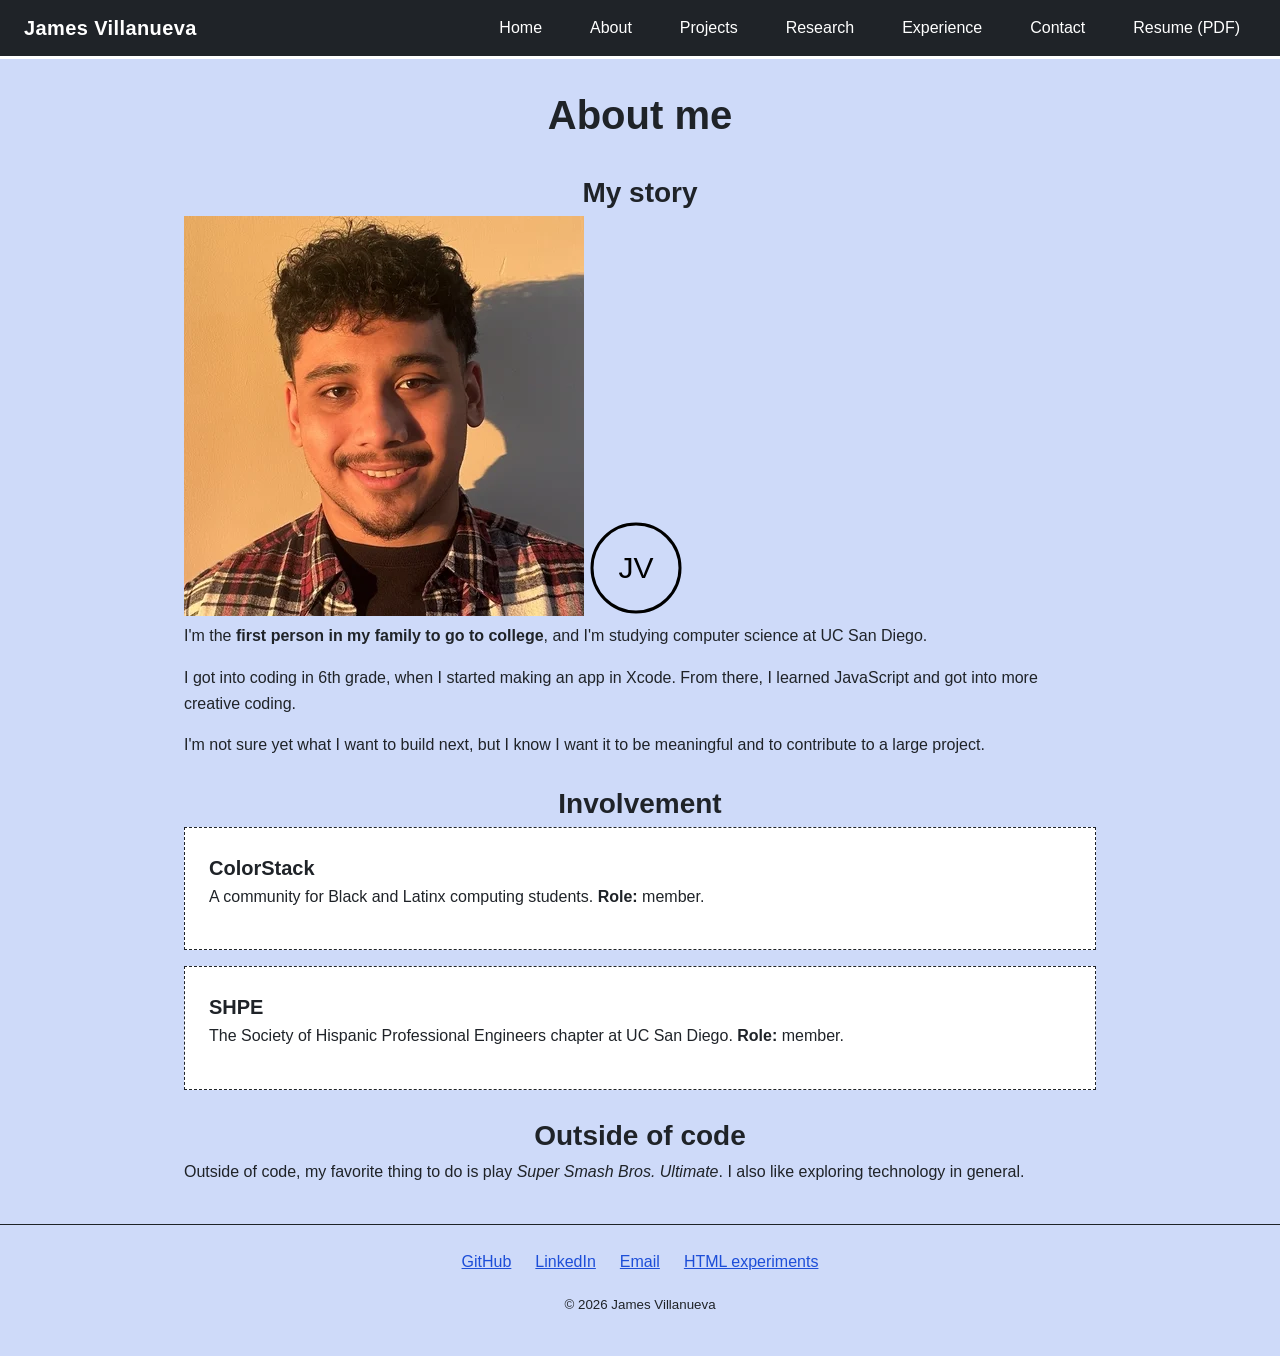
<file: part2/about.html>
<!DOCTYPE html>
<html lang="en">
<head>
  <meta charset="utf-8">
  <meta name="viewport" content="width=device-width, initial-scale=1">
  <meta name="description" content="James Villanueva's story: a first-generation CS student at UC San Diego.">
  <meta name="author" content="James Villanueva">
  <title>About | James Villanueva</title>
  <link rel="stylesheet" href="styles.css">
  <link rel="icon" href="images/headshot.jpg" type="image/jpeg">
  <style>
    article { border: 1px dashed; }
  </style>
</head>
<body>
  <header>
    <p><a href="index.html">James Villanueva</a></p>
    <nav aria-label="Main">
      <ul>
        <li><a href="index.html">Home</a></li>
        <li><a href="about.html" aria-current="page">About</a></li>
        <li><a href="projects.html">Projects</a></li>
        <li><a href="research.html">Research</a></li>
        <li><a href="experience.html">Experience</a></li>
        <li><a href="contact.html">Contact</a></li>
        <li><a href="resume.pdf">Resume (PDF)</a></li>
      </ul>
    </nav>
  </header>

  <main>
    <h1>About me</h1>

    <section aria-labelledby="story-heading">
      <h2 id="story-heading">My story</h2>
      <picture>
        <source srcset="images/headshot.webp" type="image/webp">
        <img src="images/headshot.jpg" alt="Headshot of James Villanueva" width="400" height="400">
      </picture>
      <svg width="96" height="96" viewBox="0 0 96 96" role="img" aria-label="JV monogram">
        <circle cx="48" cy="48" r="44" fill="none" stroke="black" stroke-width="3"/>
        <text x="48" y="58" text-anchor="middle" font-size="30" font-family="sans-serif" fill="black">JV</text>
      </svg>
      <p>I'm the <strong>first person in my family to go to college</strong>, and I'm studying computer science at UC San Diego.</p>
      <p>I got into coding in 6th grade, when I started making an app in Xcode. From there, I learned JavaScript and got into more creative coding.</p>
      <p>I'm not sure yet what I want to build next, but I know I want it to be meaningful and to contribute to a large project.</p>
    </section>

    <section aria-labelledby="involvement-heading">
      <h2 id="involvement-heading">Involvement</h2>
      <article>
        <h3>ColorStack</h3>
        <p>A community for Black and Latinx computing students. <b>Role:</b> member.</p>
      </article>
      <article>
        <h3>SHPE</h3>
        <p>The Society of Hispanic Professional Engineers chapter at UC San Diego. <b>Role:</b> member.</p>
      </article>
    </section>

    <section aria-labelledby="outside-heading">
      <h2 id="outside-heading">Outside of code</h2>
      <p>Outside of code, my favorite thing to do is play <i>Super Smash Bros. Ultimate</i>. I also like exploring technology in general.</p>
    </section>
  </main>

  <footer>
    <ul>
      <li><a href="https://github.com/JamesVillanueva-Dev">GitHub</a></li>
      <li><a href="https://www.linkedin.com/in/jamesuvillanueva">LinkedIn</a></li>
      <li><a href="mailto:j8villanueva@ucsd.edu">Email</a></li>
      <li><a href="experiments.html">HTML experiments</a></li>
    </ul>
    <p><small>&copy; 2026 James Villanueva</small></p>
  </footer>
</body>
</html>
</file>
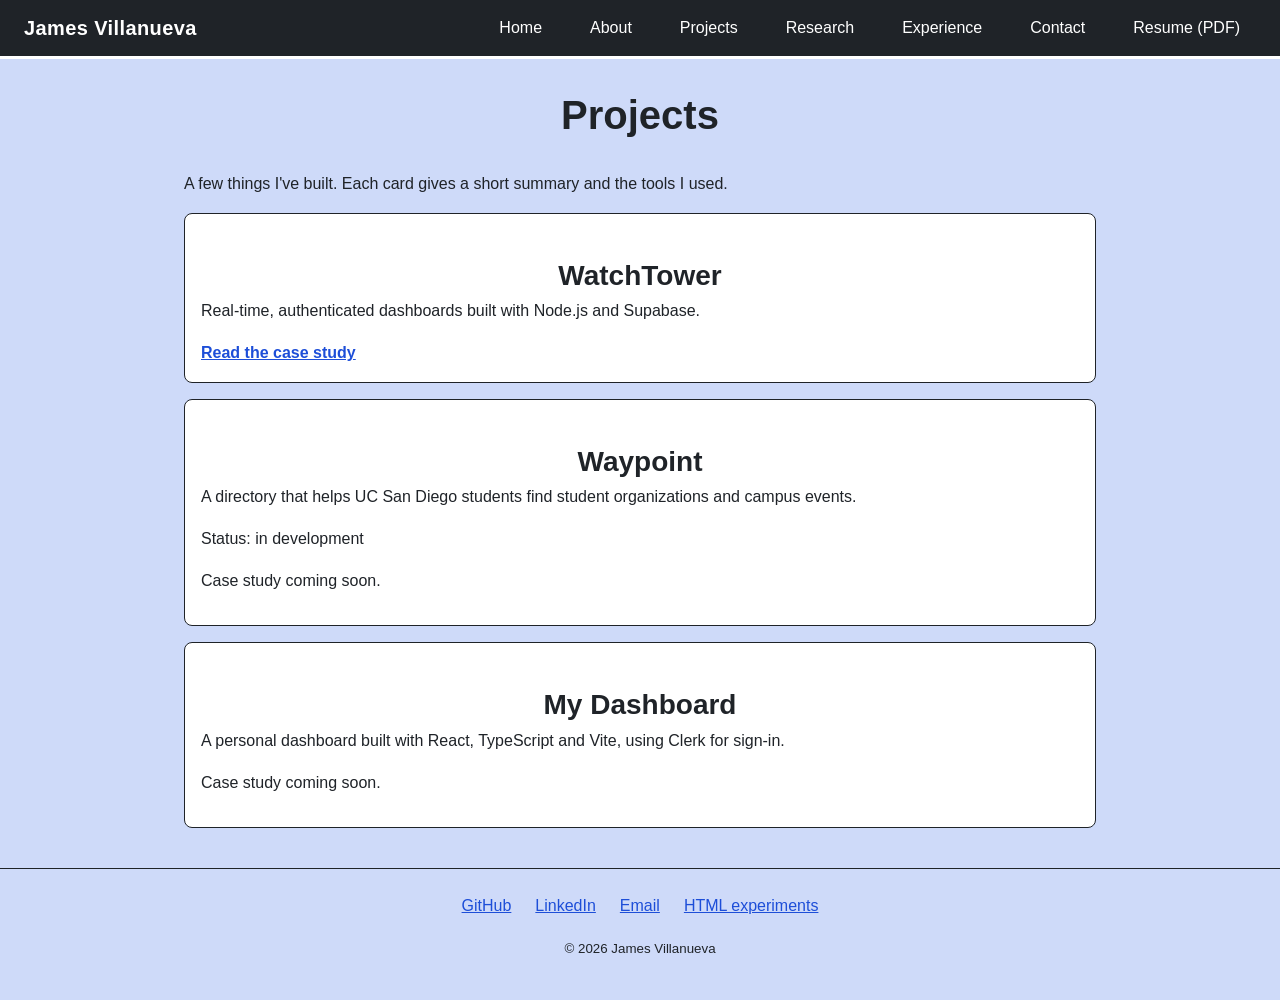
<file: part2/projects.html>
<!DOCTYPE html>
<html lang="en">
<head>
  <meta charset="utf-8">
  <meta name="viewport" content="width=device-width, initial-scale=1">
  <meta name="description" content="Software projects by James Villanueva: full-stack web apps and developer tools.">
  <meta name="author" content="James Villanueva">
  <title>Projects | James Villanueva</title>
  <link rel="stylesheet" href="styles.css">
  <link rel="icon" href="images/headshot.jpg" type="image/jpeg">
  <style>
    /* Custom element #1: a semantic container for one project summary */
    project-card {
      display: block;
      border: 1px solid;
      padding: 1rem;
      margin-block: 1rem;
    }
  </style>
</head>
<body>
  <header>
    <p><a href="index.html">James Villanueva</a></p>
    <nav aria-label="Main">
      <ul>
        <li><a href="index.html">Home</a></li>
        <li><a href="about.html">About</a></li>
        <li><a href="projects.html" aria-current="page">Projects</a></li>
        <li><a href="research.html">Research</a></li>
        <li><a href="experience.html">Experience</a></li>
        <li><a href="contact.html">Contact</a></li>
        <li><a href="resume.pdf">Resume (PDF)</a></li>
      </ul>
    </nav>
  </header>

  <main>
    <h1>Projects</h1>
    <p>A few things I've built. Each card gives a short summary and the tools I used.</p>

    <project-card>
      <h2>WatchTower</h2>
      <p>Real-time, authenticated dashboards built with <span translate="no">Node.js</span> and <span translate="no">Supabase</span>.</p>
      <a href="projects/watchtower.html">Read the case study</a>
    </project-card>

    <project-card>
      <h2>Waypoint</h2>
      <p>A directory that helps UC San Diego students find student organizations and campus events.</p>
      <p><label for="waypoint-progress">Status: in development</label>
      <p>Case study coming soon.</p>
    </project-card>

    <project-card>
      <h2>My Dashboard</h2>
      <p>A personal dashboard built with <span translate="no">React</span>, <span translate="no">TypeScript</span> and <span translate="no">Vite</span>, using <span translate="no">Clerk</span> for sign-in.</p>
      <p>Case study coming soon.</p>
    </project-card>
  </main>

  <footer>
    <ul>
      <li><a href="https://github.com/JamesVillanueva-Dev">GitHub</a></li>
      <li><a href="https://www.linkedin.com/in/jamesuvillanueva">LinkedIn</a></li>
      <li><a href="mailto:j8villanueva@ucsd.edu">Email</a></li>
      <li><a href="experiments.html">HTML experiments</a></li>
    </ul>
    <p><small>&copy; 2026 James Villanueva</small></p>
  </footer>
</body>
</html>
</file>
<file: styles.css>
*,
*::before,
*::after {
  box-sizing: border-box;
  margin: 0; padding: 0;
}

:root {
  --color-text: #1f2328;
  --color-bg: #cedaf9;
  --color-accent: #ffffff;
  --font-main: "Helvetica Neue", Arial, sans-serif;
  --max-width: 60rem;
  --space: 1.5rem;
  --color-focus: #ffa600;
  --color-link: #1d4ed8;
}


header {
  display: flex;
  justify-content: space-between;
  align-items: center;
  flex-wrap: wrap;
  gap: 1rem;
  padding: 0.75rem var(--space);
  background-color: var(--color-text);
  border-bottom: 3px solid var(--color-accent);
  position: sticky;
  top: 0;
  z-index: 10;
}
/* Descendant combinator (space): matches any a inside header, at any depth.
   Makes header links readable on the dark background. */
header a {
  color: white;
  text-decoration: none;
}

/* Child combinator (>): matches a p only when it is a direct child of header.
   Styles the site name. */
header > p {
  font-size: 1.25rem;
  font-weight: bold;
  letter-spacing: 0.02em;
}
main {
  max-width: var(--max-width);
  margin: 0 auto;
  padding: var(--space);
}


nav > ul {
  display: flex;
  flex-wrap: wrap;
  gap: 1rem;
  list-style: none;
}

nav a {
  padding: 0.5em 1em;  /* em: scales with the link's font size */
}

body {
  font-family: var(--font-main);
  color: var(--color-text);
  background-color: var(--color-bg);
  line-height: 1.6;
  margin: 0;
}

h1 {
  font-size: 2.5rem;
  margin-bottom: var(--space);
  text-align: center;
}

h2 {
  font-size: 1.75rem;
  margin-top: var(--space);
  text-align: center;
}

h3 {
  font-size: 1.25rem;
}

a {
  color: var(--color-link);
}

a:hover {
    color: var(--color-focus);
}

a:focus, input:focus, button:focus, textarea:focus{
    outline: 3px groove var(--color-focus);
}

  /* Attribute selector ([attr="value"]): matches the section whose aria-labelledby
     equals "skills-heading". Places the two skill groups side by side. */
section[aria-labelledby="skills-heading"] {
    justify-content: center;
    display: flex;
    flex-wrap: wrap;
    column-gap: 3rem;
}
p,
ul {
  margin-bottom: 1rem;
}
#skills-heading {
  width: 100%;
}
#intro-heading{
    text-align: center;
}
#intro-heading + picture img {
  display: block;
  margin: 1rem auto;
}

header p,
header ul {
  margin: 0;
  padding: 0;
}

ul {
  padding-left: 1.5rem;
}

footer ul {
  display: flex;
  flex-wrap: wrap;
  justify-content: center;
  gap: 1.5rem;
  list-style: none;
  padding: 0;
}

footer {
  text-align: center;
  padding: var(--space);
  border-top: 1px solid var(--color-text);
}

@media (max-width: 600px) {
  header {
    flex-direction: column;
    align-items: flex-start;
    position: static;
  }

  h1 {
    font-size: 2rem;
  }
}
project-card {
  display: flex;
  flex-direction: column;
  background-color: white;
  border-radius: 0.5rem;
  padding: var(--space);
}
project-card a {
  margin-top: auto;
  font-weight: bold;
}

.project-progress {
  display: grid;
  gap: 0.5rem;
  margin-block: 0.5rem 1rem;
}

.project-progress label {
  width: fit-content;
  padding: 0.2rem 0.65rem;
  border-radius: 999px;
  background-color: #e8efff;
  color: var(--color-link);
  font-size: 0.875rem;
  font-weight: bold;
}

.project-progress progress {
  width: 100%;
  height: 0.75rem;
  accent-color: var(--color-link);
}

fieldset {
  padding: var(--space);
}

label {
  display: block;
}

fieldset input,
fieldset textarea {
  width: 100%;
  font: inherit;
  margin-bottom: 1rem;
}

button {
  font: inherit;
  padding: 0.5em 1em;
}

article {
  background-color: white;
  padding: var(--space);
  margin-bottom: 1rem;
}

.block-cards project-card {
  display: block;
  border: 1px solid;
  padding: 1rem;
  margin-block: 1rem;
}

.about-page article {
  border: 1px dashed;
}
</file>
<file: part2/styles.css>
*,
*::before,
*::after {
  box-sizing: border-box;
  margin: 0; padding: 0;
}

:root {
  --color-text: #1f2328;
  --color-bg: #cedaf9;
  --color-accent: #ffffff;
  --font-main: "Helvetica Neue", Arial, sans-serif;
  --max-width: 60rem;
  --space: 1.5rem;
  --color-focus: #ffa600;
  --color-link: #1d4ed8;
}


header {
  display: flex;
  justify-content: space-between;
  align-items: center;
  flex-wrap: wrap;
  gap: 1rem;
  padding: 0.75rem var(--space);
  background-color: var(--color-text);
  border-bottom: 3px solid var(--color-accent);
  position: sticky;
  top: 0;
  z-index: 10;
}
/* Descendant combinator (space): matches any a inside header, at any depth.
   Makes header links readable on the dark background. */
header a {
  color: white;
  text-decoration: none;
}

/* Child combinator (>): matches a p only when it is a direct child of header.
   Styles the site name. */
header > p {
  font-size: 1.25rem;
  font-weight: bold;
  letter-spacing: 0.02em;
}
main {
  max-width: var(--max-width);
  margin: 0 auto;
  padding: var(--space);
}


nav > ul {
  display: flex;
  flex-wrap: wrap;
  gap: 1rem;
  list-style: none;
}

nav a {
  padding: 0.5em 1em;  /* em: scales with the link's font size */
}

body {
  font-family: var(--font-main);
  color: var(--color-text);
  background-color: var(--color-bg);
  line-height: 1.6;
  margin: 0;
}

h1 {
  font-size: 2.5rem;
  margin-bottom: var(--space);
  text-align: center;
}

h2 {
  font-size: 1.75rem;
  margin-top: var(--space);
  text-align: center;
}

h3 {
  font-size: 1.25rem;
}

a {
  color: var(--color-link);
}

a:hover {
    color: var(--color-focus);
}

a:focus, input:focus, button:focus, textarea:focus{
    outline: 3px groove var(--color-focus);
}

  /* Attribute selector ([attr="value"]): matches the section whose aria-labelledby
     equals "skills-heading". Places the two skill groups side by side. */
section[aria-labelledby="skills-heading"] {
    justify-content: center;
    display: flex;
    flex-wrap: wrap;
    column-gap: 3rem;
}
p,
ul {
  margin-bottom: 1rem;
}
#skills-heading {
  width: 100%;
}
#intro-heading{
    text-align: center;
}
#intro-heading + picture img {
  display: block;
  margin: 1rem auto;
}

header p,
header ul {
  margin: 0;
  padding: 0;
}

ul {
  padding-left: 1.5rem;
}

footer ul {
  display: flex;
  flex-wrap: wrap;
  justify-content: center;
  gap: 1.5rem;
  list-style: none;
  padding: 0;
}

footer {
  text-align: center;
  padding: var(--space);
  border-top: 1px solid var(--color-text);
}

@media (max-width: 600px) {
  header {
    flex-direction: column;
    align-items: flex-start;
    position: static;
  }

  h1 {
    font-size: 2rem;
  }
}
project-card {
  display: flex;
  flex-direction: column;
  background-color: white;
  border-radius: 0.5rem;
  padding: var(--space);
}
project-card a {
  margin-top: auto;
  font-weight: bold;
}

fieldset {
  padding: var(--space);
}

label {
  display: block;
}

fieldset input,
fieldset textarea {
  width: 100%;
  font: inherit;
  margin-bottom: 1rem;
}

button {
  font: inherit;
  padding: 0.5em 1em;
}

article {
  background-color: white;
  padding: var(--space);
  margin-bottom: 1rem;
}
</file>
<file: part1/cheese.css>
/*
James Villanueva - https://github.com/JamesVillanueva-Dev/134-hw-3
*/

body {
    font-family:'Courier New', Arial, Helvetica, sans-serif;
    color: green;
    line-height: 2rem; 
    max-width: 45rem;
    margin: 0 auto;
    padding: 2rem;
}

h1{
    font-size: 5rem;
    line-height: 4rem;
}

h2{
    font-size: 3rem;
}

.latin{
    font-style: italic; 
}

#warning{
    background-color: lightblue;
}

blockquote {
  border: 4px solid #c9a227;
  margin: 1.5rem 0;
  padding: 1rem 1rem;
}

a:hover{
    color: orange;
}

a:focus, button:focus, input:focus{
    outline: 3px solid red;
}

/*
I have two h1 rules but the bottom one wins because css starts from the top and goes to the
bottom so the first rule gets overrided 
*/
h1{
    border: 10px solid green
}

h1{
    border: 10px solid purple
}

/*
I checked and it works well with and without css
*/
</file>
